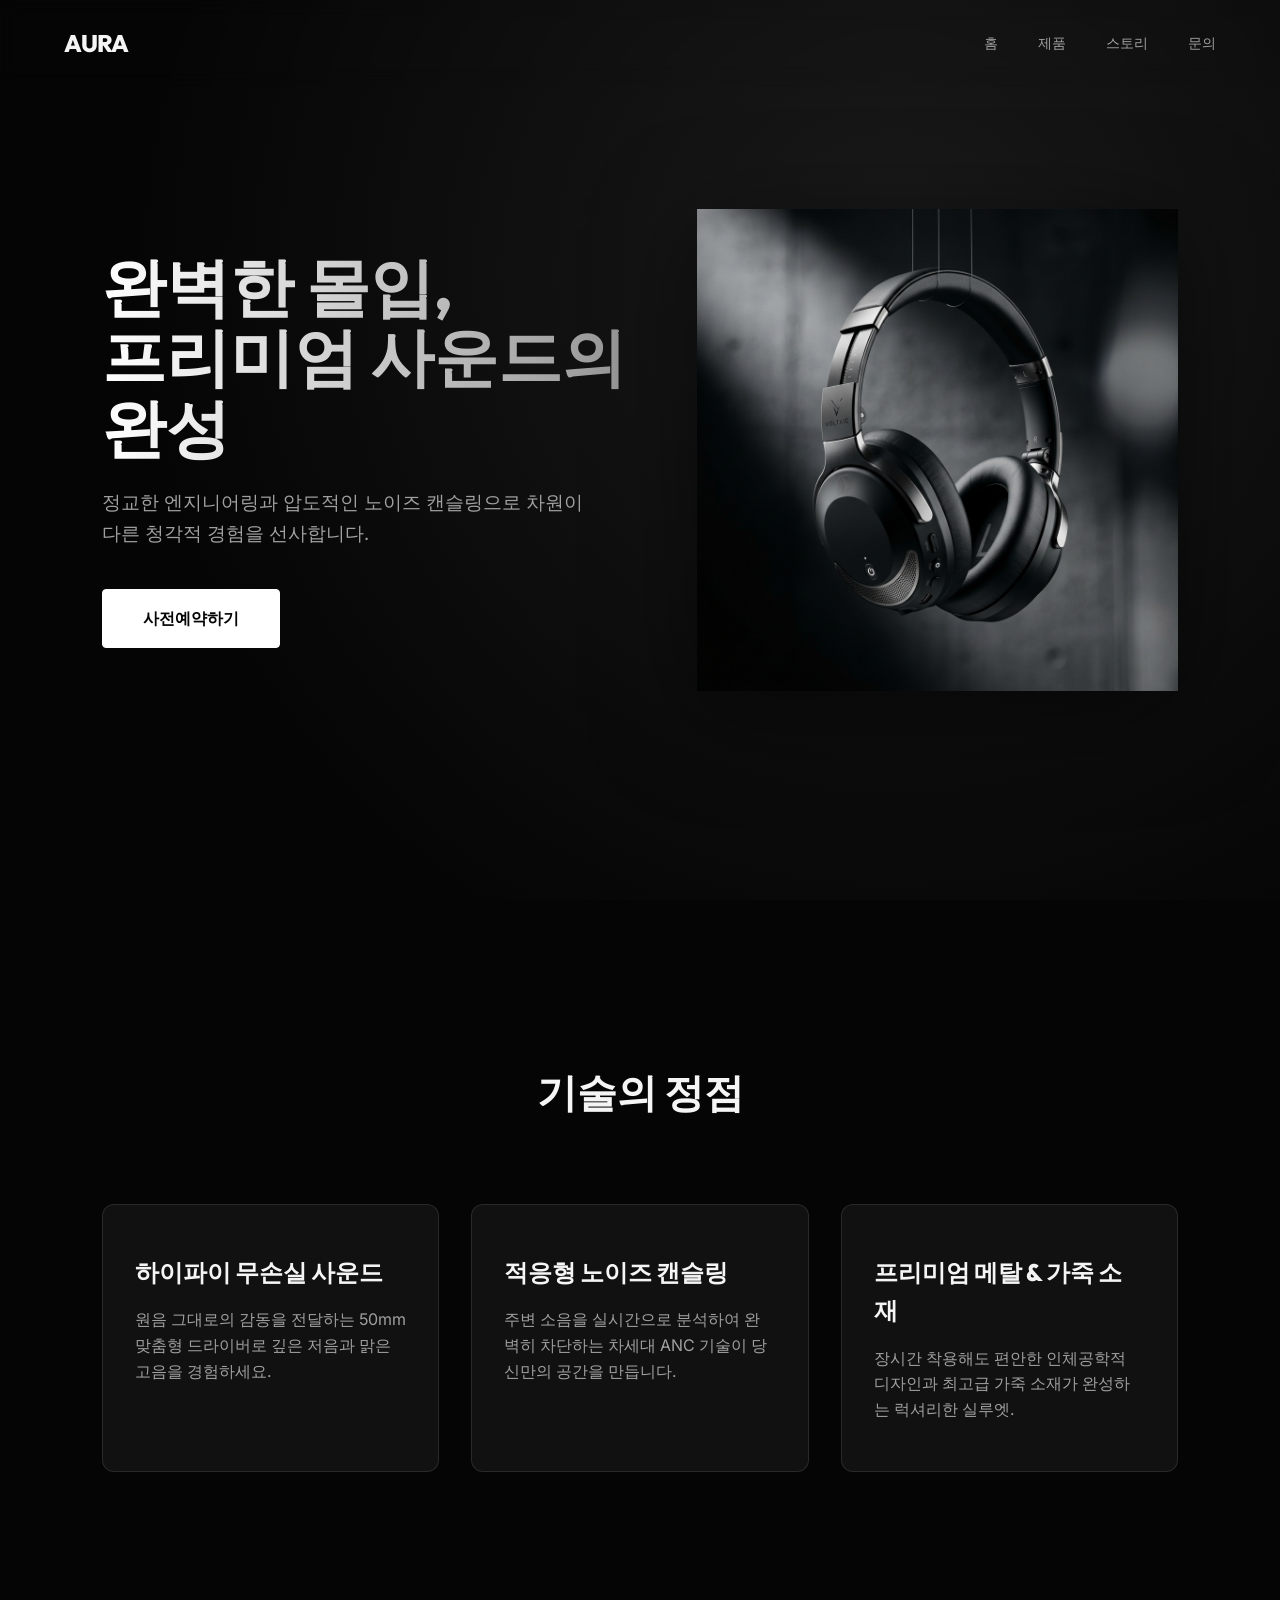
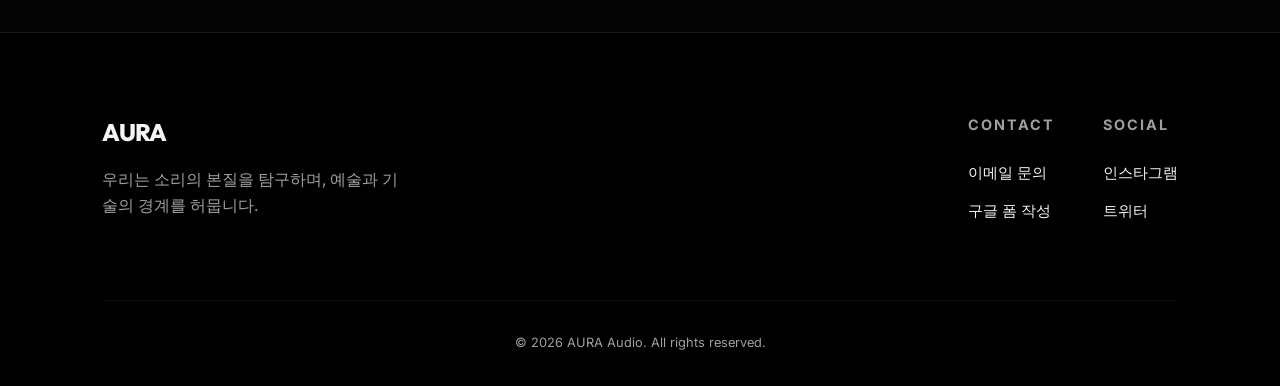
<file: index.html>
<!DOCTYPE html>
<html lang="ko">
<head>
    <meta charset="UTF-8">
    <meta name="viewport" content="width=device-width, initial-scale=1.0">
    <title>AURA - 완벽한 몰입, 프리미엄 사운드</title>
    <meta name="description" content="정교한 엔지니어링과 압도적인 노이즈 캔슬링으로 차원이 다른 청각적 경험을 선사하는 프리미엄 무선 헤드셋 AURA.">
    <link rel="stylesheet" href="landing_page/style.css">
</head>
<body>
    <nav id="navbar">
        <div class="logo">AURA</div>
        <ul class="nav-links">
            <li><a href="#hero">홈</a></li>
            <li><a href="#features">제품</a></li>
            <li><a href="#story">스토리</a></li>
            <li><a href="#contact">문의</a></li>
        </ul>
    </nav>

    <main>
        <section id="hero">
            <div class="hero-content reveal">
                <h1>완벽한 몰입,<br>프리미엄 사운드의 완성</h1>
                <p>정교한 엔지니어링과 압도적인 노이즈 캔슬링으로 차원이 다른 청각적 경험을 선사합니다.</p>
                <a href="#" class="cta-button">사전예약하기</a>
            </div>
            <div class="hero-image reveal">
                <img src="landing_page/headset.png" alt="Premium Wireless Headset AURA">
            </div>
        </section>

        <section id="features">
            <h2 class="section-title reveal">기술의 정점</h2>
            <div class="features-grid">
                <div class="feature-card reveal">
                    <h3>하이파이 무손실 사운드</h3>
                    <p>원음 그대로의 감동을 전달하는 50mm 맞춤형 드라이버로 깊은 저음과 맑은 고음을 경험하세요.</p>
                </div>
                <div class="feature-card reveal">
                    <h3>적응형 노이즈 캔슬링</h3>
                    <p>주변 소음을 실시간으로 분석하여 완벽히 차단하는 차세대 ANC 기술이 당신만의 공간을 만듭니다.</p>
                </div>
                <div class="feature-card reveal">
                    <h3>프리미엄 메탈 & 가죽 소재</h3>
                    <p>장시간 착용해도 편안한 인체공학적 디자인과 최고급 가죽 소재가 완성하는 럭셔리한 실루엣.</p>
                </div>
            </div>
        </section>
    </main>

    <footer id="contact">
        <div class="footer-content">
            <div class="footer-info">
                <div class="logo" style="margin-bottom: 1rem;">AURA</div>
                <p style="color: var(--text-secondary); max-width: 300px;">우리는 소리의 본질을 탐구하며, 예술과 기술의 경계를 허뭅니다.</p>
            </div>
            <div class="footer-links">
                <div class="footer-column">
                    <h4>Contact</h4>
                    <ul>
                        <li><a href="mailto:contact@aura.com">이메일 문의</a></li>
                        <li><a href="#">구글 폼 작성</a></li>
                    </ul>
                </div>
                <div class="footer-column">
                    <h4>Social</h4>
                    <ul>
                        <li><a href="#">인스타그램</a></li>
                        <li><a href="#">트위터</a></li>
                    </ul>
                </div>
            </div>
        </div>
        <div class="copyright">
            &copy; 2026 AURA Audio. All rights reserved.
        </div>
    </footer>

    <script src="landing_page/script.js"></script>
</body>
</html>
</file>
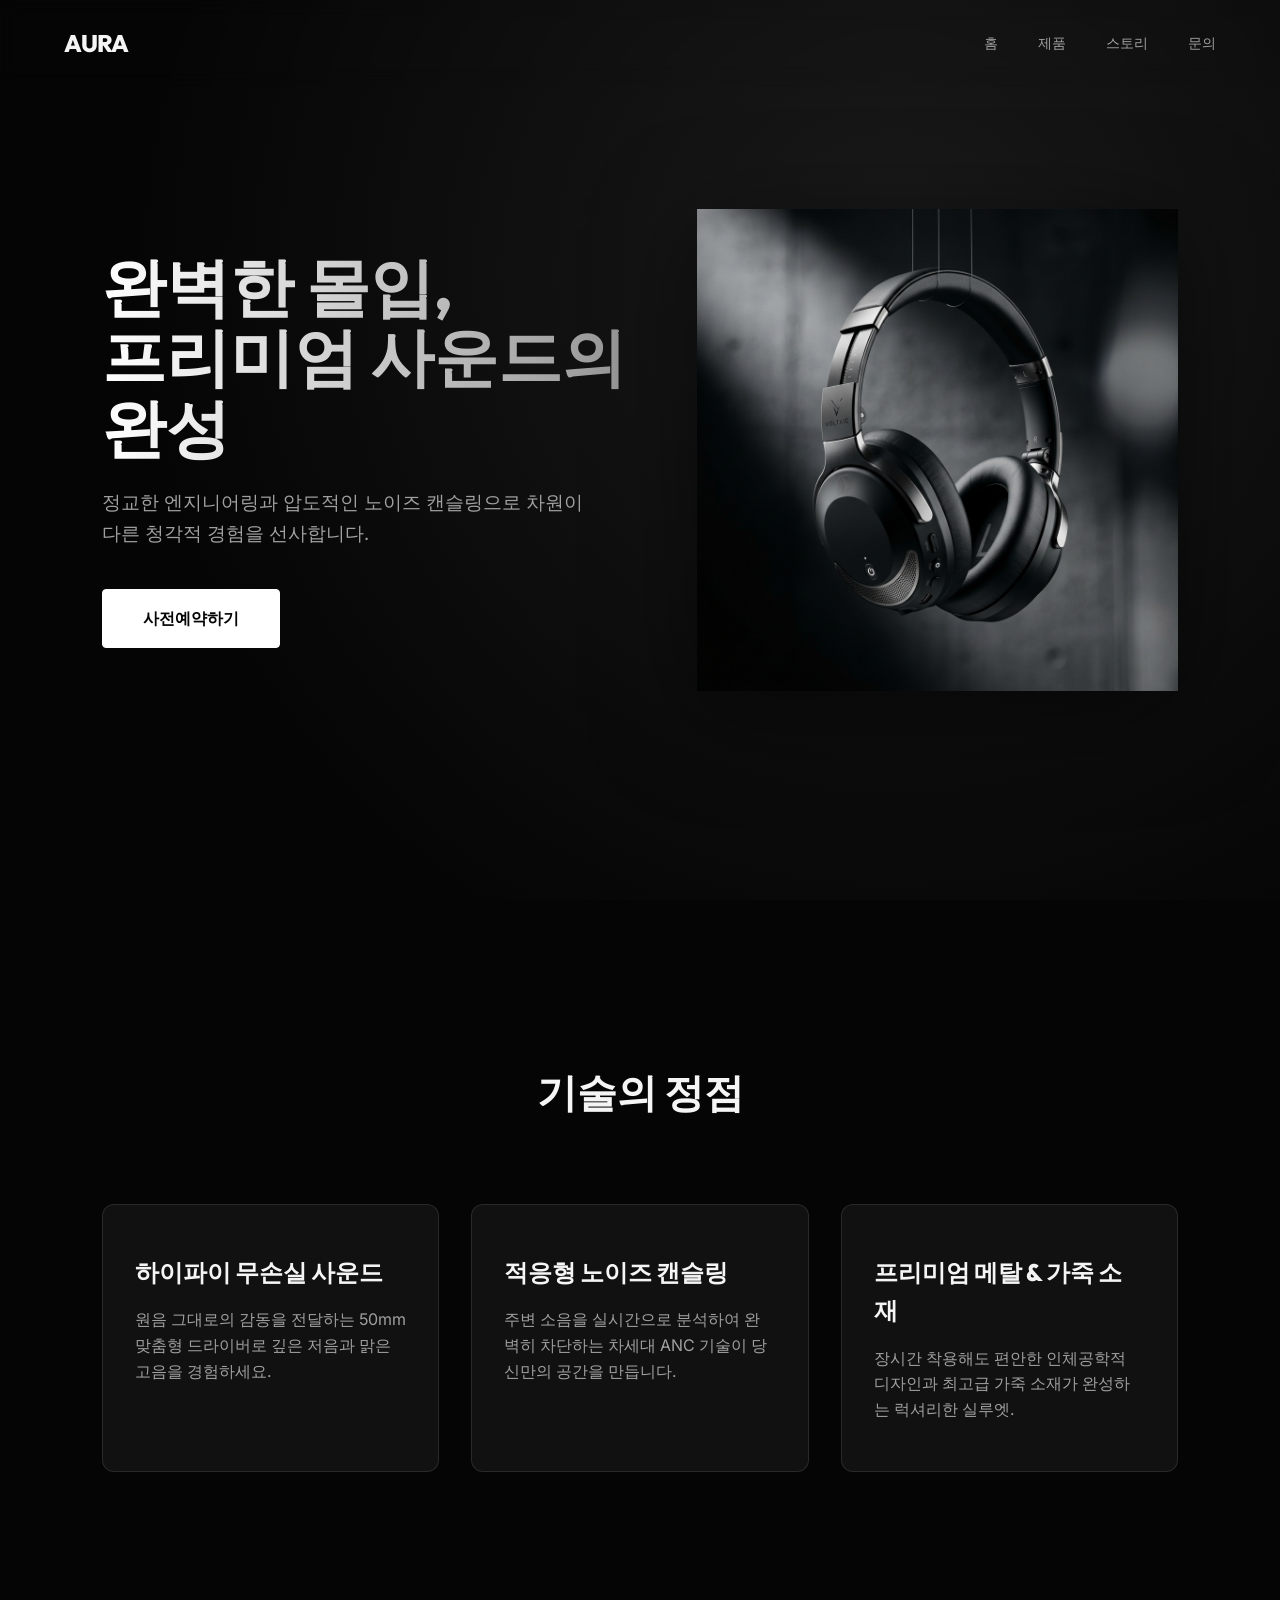
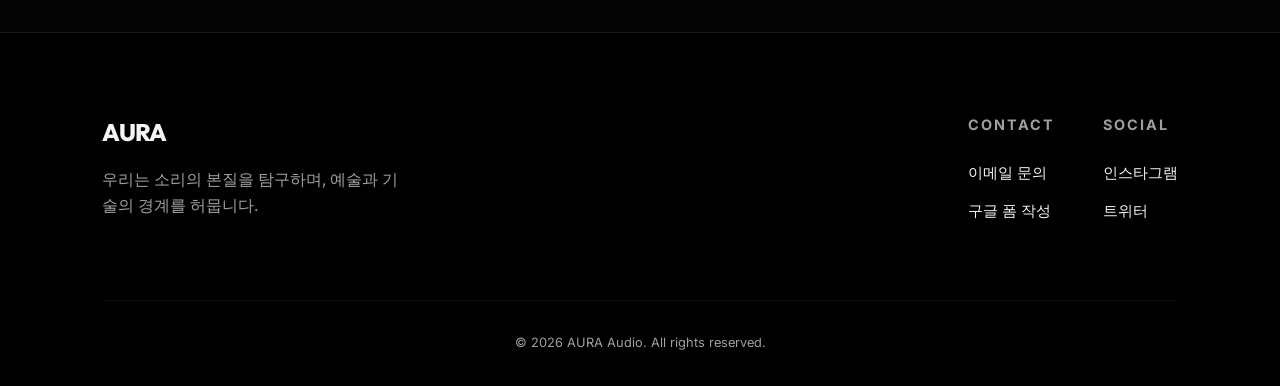
<file: landing-page/index.html>
<!DOCTYPE html>
<html lang="ko">
<head>
    <meta charset="UTF-8">
    <meta name="viewport" content="width=device-width, initial-scale=1.0">
    <title>AURA - 완벽한 몰입, 프리미엄 사운드</title>
    <meta name="description" content="정교한 엔지니어링과 압도적인 노이즈 캔슬링으로 차원이 다른 청각적 경험을 선사하는 프리미엄 무선 헤드셋 AURA.">
    <link rel="stylesheet" href="style.css">
</head>
<body>
    <nav id="navbar">
        <div class="logo">AURA</div>
        <ul class="nav-links">
            <li><a href="#hero">홈</a></li>
            <li><a href="#features">제품</a></li>
            <li><a href="#story">스토리</a></li>
            <li><a href="#contact">문의</a></li>
        </ul>
    </nav>

    <main>
        <section id="hero">
            <div class="hero-content reveal">
                <h1>완벽한 몰입,<br>프리미엄 사운드의 완성</h1>
                <p>정교한 엔지니어링과 압도적인 노이즈 캔슬링으로 차원이 다른 청각적 경험을 선사합니다.</p>
                <a href="#" class="cta-button">사전예약하기</a>
            </div>
            <div class="hero-image reveal">
                <img src="headset.png" alt="Premium Wireless Headset AURA">
            </div>
        </section>

        <section id="features">
            <h2 class="section-title reveal">기술의 정점</h2>
            <div class="features-grid">
                <div class="feature-card reveal">
                    <h3>하이파이 무손실 사운드</h3>
                    <p>원음 그대로의 감동을 전달하는 50mm 맞춤형 드라이버로 깊은 저음과 맑은 고음을 경험하세요.</p>
                </div>
                <div class="feature-card reveal">
                    <h3>적응형 노이즈 캔슬링</h3>
                    <p>주변 소음을 실시간으로 분석하여 완벽히 차단하는 차세대 ANC 기술이 당신만의 공간을 만듭니다.</p>
                </div>
                <div class="feature-card reveal">
                    <h3>프리미엄 메탈 & 가죽 소재</h3>
                    <p>장시간 착용해도 편안한 인체공학적 디자인과 최고급 가죽 소재가 완성하는 럭셔리한 실루엣.</p>
                </div>
            </div>
        </section>
    </main>

    <footer id="contact">
        <div class="footer-content">
            <div class="footer-info">
                <div class="logo" style="margin-bottom: 1rem;">AURA</div>
                <p style="color: var(--text-secondary); max-width: 300px;">우리는 소리의 본질을 탐구하며, 예술과 기술의 경계를 허뭅니다.</p>
            </div>
            <div class="footer-links">
                <div class="footer-column">
                    <h4>Contact</h4>
                    <ul>
                        <li><a href="mailto:contact@aura.com">이메일 문의</a></li>
                        <li><a href="#">구글 폼 작성</a></li>
                    </ul>
                </div>
                <div class="footer-column">
                    <h4>Social</h4>
                    <ul>
                        <li><a href="#">인스타그램</a></li>
                        <li><a href="#">트위터</a></li>
                    </ul>
                </div>
            </div>
        </div>
        <div class="copyright">
            &copy; 2026 AURA Audio. All rights reserved.
        </div>
    </footer>

    <script src="script.js"></script>
</body>
</html>
</file>
<file: landing_page/style.css>
@import url('https://fonts.googleapis.com/css2?family=Inter:wght@300;400;600;700&family=Outfit:wght@300;400;600;800&display=swap');

:root {
    --bg-color: #050505;
    --card-bg: #111111;
    --accent-color: #ffffff;
    --text-primary: #f5f5f5;
    --text-secondary: #a0a0a0;
    --glass-bg: rgba(255, 255, 255, 0.03);
    --glass-border: rgba(255, 255, 255, 0.1);
    --transition-smooth: all 0.6s cubic-bezier(0.16, 1, 0.3, 1);
}

* {
    margin: 0;
    padding: 0;
    box-sizing: border-box;
}

body {
    font-family: 'Inter', sans-serif;
    background-color: var(--bg-color);
    color: var(--text-primary);
    line-height: 1.6;
    overflow-x: hidden;
    -webkit-font-smoothing: antialiased;
}

h1, h2, h3 {
    font-family: 'Outfit', sans-serif;
    font-weight: 800;
}

/* Animations */
.reveal {
    opacity: 0;
    transform: translateY(30px);
    transition: var(--transition-smooth);
}

.reveal.active {
    opacity: 1;
    transform: translateY(0);
}

/* Navigation */
nav {
    position: fixed;
    top: 0;
    width: 100%;
    padding: 1.5rem 5%;
    display: flex;
    justify-content: space-between;
    align-items: center;
    background: transparent;
    backdrop-filter: blur(10px);
    z-index: 1000;
    transition: var(--transition-smooth);
}

nav.scrolled {
    padding: 1rem 5%;
    background: rgba(5, 5, 5, 0.8);
    border-bottom: 1px solid var(--glass-border);
}

.logo {
    font-family: 'Outfit', sans-serif;
    font-size: 1.5rem;
    font-weight: 800;
    letter-spacing: -1px;
}

.nav-links {
    display: flex;
    gap: 2.5rem;
    list-style: none;
}

.nav-links a {
    text-decoration: none;
    color: var(--text-secondary);
    font-size: 0.9rem;
    font-weight: 500;
    transition: color 0.3s ease;
}

.nav-links a:hover {
    color: var(--accent-color);
}

/* Hero Section */
#hero {
    height: 100vh;
    display: flex;
    align-items: center;
    justify-content: space-between;
    padding: 0 8%;
    background: radial-gradient(circle at 70% 30%, #1a1a1a 0%, #050505 70%);
}

.hero-content {
    max-width: 600px;
}

.hero-content h1 {
    font-size: 4rem;
    line-height: 1.1;
    margin-bottom: 1.5rem;
    background: linear-gradient(to right, #fff, #888);
    -webkit-background-clip: text;
    -webkit-text-fill-color: transparent;
}

.hero-content p {
    font-size: 1.2rem;
    color: var(--text-secondary);
    margin-bottom: 2.5rem;
    max-width: 500px;
}

.cta-button {
    display: inline-block;
    padding: 1rem 2.5rem;
    background-color: var(--accent-color);
    color: var(--bg-color);
    text-decoration: none;
    font-weight: 600;
    border-radius: 4px;
    transition: var(--transition-smooth);
    border: 1px solid var(--accent-color);
}

.cta-button:hover {
    background-color: transparent;
    color: var(--accent-color);
    transform: translateY(-2px);
}

.hero-image {
    width: 50%;
    display: flex;
    justify-content: center;
    align-items: center;
    position: relative;
}

.hero-image img {
    max-width: 100%;
    height: auto;
    filter: drop-shadow(0 20px 50px rgba(0,0,0,0.5));
    animation: float 6s ease-in-out infinite;
}

@keyframes float {
    0%, 100% { transform: translateY(0); }
    50% { transform: translateY(-20px); }
}

/* Features Section */
#features {
    padding: 10rem 8%;
    background-color: var(--bg-color);
}

.section-title {
    text-align: center;
    font-size: 2.5rem;
    margin-bottom: 5rem;
}

.features-grid {
    display: grid;
    grid-template-columns: repeat(auto-fit, minmax(300px, 1fr));
    gap: 2rem;
}

.feature-card {
    background: var(--card-bg);
    padding: 3rem 2rem;
    border-radius: 12px;
    border: 1px solid var(--glass-border);
    transition: var(--transition-smooth);
    position: relative;
    overflow: hidden;
}

.feature-card:hover {
    transform: translateY(-10px);
    border-color: rgba(255, 255, 255, 0.3);
    background: #161616;
}

.feature-card h3 {
    font-size: 1.5rem;
    margin-bottom: 1rem;
}

.feature-card p {
    color: var(--text-secondary);
    font-size: 1rem;
}

/* Footer Section */
footer {
    padding: 5rem 8% 2rem;
    background: #000;
    border-top: 1px solid var(--glass-border);
}

.footer-content {
    display: flex;
    justify-content: space-between;
    align-items: flex-start;
    margin-bottom: 4rem;
}

.footer-links {
    display: flex;
    gap: 3rem;
}

.footer-column h4 {
    margin-bottom: 1.5rem;
    font-size: 0.9rem;
    text-transform: uppercase;
    letter-spacing: 2px;
    color: var(--text-secondary);
}

.footer-column ul {
    list-style: none;
}

.footer-column ul li {
    margin-bottom: 0.8rem;
}

.footer-column ul li a {
    text-decoration: none;
    color: var(--text-primary);
    font-size: 0.95rem;
    transition: color 0.3s;
}

.footer-column ul li a:hover {
    color: var(--text-secondary);
}

.copyright {
    text-align: center;
    color: var(--text-secondary);
    font-size: 0.8rem;
    padding-top: 2rem;
    border-top: 1px solid rgba(255,255,255,0.05);
}

/* Responsive Design */
@media (max-width: 992px) {
    #hero {
        flex-direction: column;
        justify-content: center;
        text-align: center;
        padding-top: 120px;
    }
    
    .hero-content {
        margin-bottom: 4rem;
    }
    
    .hero-image {
        width: 80%;
    }
    
    .hero-content h1 {
        font-size: 3rem;
    }
}

@media (max-width: 768px) {
    .nav-links {
        display: none;
    }
    
    .hero-content h1 {
        font-size: 2.5rem;
    }
    
    .footer-content {
        flex-direction: column;
        gap: 3rem;
    }
}
</file>
<file: landing-page/style.css>
@import url('https://fonts.googleapis.com/css2?family=Inter:wght@300;400;600;700&family=Outfit:wght@300;400;600;800&display=swap');

:root {
    --bg-color: #050505;
    --card-bg: #111111;
    --accent-color: #ffffff;
    --text-primary: #f5f5f5;
    --text-secondary: #a0a0a0;
    --glass-bg: rgba(255, 255, 255, 0.03);
    --glass-border: rgba(255, 255, 255, 0.1);
    --transition-smooth: all 0.6s cubic-bezier(0.16, 1, 0.3, 1);
}

* {
    margin: 0;
    padding: 0;
    box-sizing: border-box;
}

body {
    font-family: 'Inter', sans-serif;
    background-color: var(--bg-color);
    color: var(--text-primary);
    line-height: 1.6;
    overflow-x: hidden;
    -webkit-font-smoothing: antialiased;
}

h1, h2, h3 {
    font-family: 'Outfit', sans-serif;
    font-weight: 800;
}

/* Animations */
.reveal {
    opacity: 0;
    transform: translateY(30px);
    transition: var(--transition-smooth);
}

.reveal.active {
    opacity: 1;
    transform: translateY(0);
}

/* Navigation */
nav {
    position: fixed;
    top: 0;
    width: 100%;
    padding: 1.5rem 5%;
    display: flex;
    justify-content: space-between;
    align-items: center;
    background: transparent;
    backdrop-filter: blur(10px);
    z-index: 1000;
    transition: var(--transition-smooth);
}

nav.scrolled {
    padding: 1rem 5%;
    background: rgba(5, 5, 5, 0.8);
    border-bottom: 1px solid var(--glass-border);
}

.logo {
    font-family: 'Outfit', sans-serif;
    font-size: 1.5rem;
    font-weight: 800;
    letter-spacing: -1px;
}

.nav-links {
    display: flex;
    gap: 2.5rem;
    list-style: none;
}

.nav-links a {
    text-decoration: none;
    color: var(--text-secondary);
    font-size: 0.9rem;
    font-weight: 500;
    transition: color 0.3s ease;
}

.nav-links a:hover {
    color: var(--accent-color);
}

/* Hero Section */
#hero {
    height: 100vh;
    display: flex;
    align-items: center;
    justify-content: space-between;
    padding: 0 8%;
    background: radial-gradient(circle at 70% 30%, #1a1a1a 0%, #050505 70%);
}

.hero-content {
    max-width: 600px;
}

.hero-content h1 {
    font-size: 4rem;
    line-height: 1.1;
    margin-bottom: 1.5rem;
    background: linear-gradient(to right, #fff, #888);
    -webkit-background-clip: text;
    -webkit-text-fill-color: transparent;
}

.hero-content p {
    font-size: 1.2rem;
    color: var(--text-secondary);
    margin-bottom: 2.5rem;
    max-width: 500px;
}

.cta-button {
    display: inline-block;
    padding: 1rem 2.5rem;
    background-color: var(--accent-color);
    color: var(--bg-color);
    text-decoration: none;
    font-weight: 600;
    border-radius: 4px;
    transition: var(--transition-smooth);
    border: 1px solid var(--accent-color);
}

.cta-button:hover {
    background-color: transparent;
    color: var(--accent-color);
    transform: translateY(-2px);
}

.hero-image {
    width: 50%;
    display: flex;
    justify-content: center;
    align-items: center;
    position: relative;
}

.hero-image img {
    max-width: 100%;
    height: auto;
    filter: drop-shadow(0 20px 50px rgba(0,0,0,0.5));
    animation: float 6s ease-in-out infinite;
}

@keyframes float {
    0%, 100% { transform: translateY(0); }
    50% { transform: translateY(-20px); }
}

/* Features Section */
#features {
    padding: 10rem 8%;
    background-color: var(--bg-color);
}

.section-title {
    text-align: center;
    font-size: 2.5rem;
    margin-bottom: 5rem;
}

.features-grid {
    display: grid;
    grid-template-columns: repeat(auto-fit, minmax(300px, 1fr));
    gap: 2rem;
}

.feature-card {
    background: var(--card-bg);
    padding: 3rem 2rem;
    border-radius: 12px;
    border: 1px solid var(--glass-border);
    transition: var(--transition-smooth);
    position: relative;
    overflow: hidden;
}

.feature-card:hover {
    transform: translateY(-10px);
    border-color: rgba(255, 255, 255, 0.3);
    background: #161616;
}

.feature-card h3 {
    font-size: 1.5rem;
    margin-bottom: 1rem;
}

.feature-card p {
    color: var(--text-secondary);
    font-size: 1rem;
}

/* Footer Section */
footer {
    padding: 5rem 8% 2rem;
    background: #000;
    border-top: 1px solid var(--glass-border);
}

.footer-content {
    display: flex;
    justify-content: space-between;
    align-items: flex-start;
    margin-bottom: 4rem;
}

.footer-links {
    display: flex;
    gap: 3rem;
}

.footer-column h4 {
    margin-bottom: 1.5rem;
    font-size: 0.9rem;
    text-transform: uppercase;
    letter-spacing: 2px;
    color: var(--text-secondary);
}

.footer-column ul {
    list-style: none;
}

.footer-column ul li {
    margin-bottom: 0.8rem;
}

.footer-column ul li a {
    text-decoration: none;
    color: var(--text-primary);
    font-size: 0.95rem;
    transition: color 0.3s;
}

.footer-column ul li a:hover {
    color: var(--text-secondary);
}

.copyright {
    text-align: center;
    color: var(--text-secondary);
    font-size: 0.8rem;
    padding-top: 2rem;
    border-top: 1px solid rgba(255,255,255,0.05);
}

/* Responsive Design */
@media (max-width: 992px) {
    #hero {
        flex-direction: column;
        justify-content: center;
        text-align: center;
        padding-top: 120px;
    }
    
    .hero-content {
        margin-bottom: 4rem;
    }
    
    .hero-image {
        width: 80%;
    }
    
    .hero-content h1 {
        font-size: 3rem;
    }
}

@media (max-width: 768px) {
    .nav-links {
        display: none;
    }
    
    .hero-content h1 {
        font-size: 2.5rem;
    }
    
    .footer-content {
        flex-direction: column;
        gap: 3rem;
    }
}
</file>
